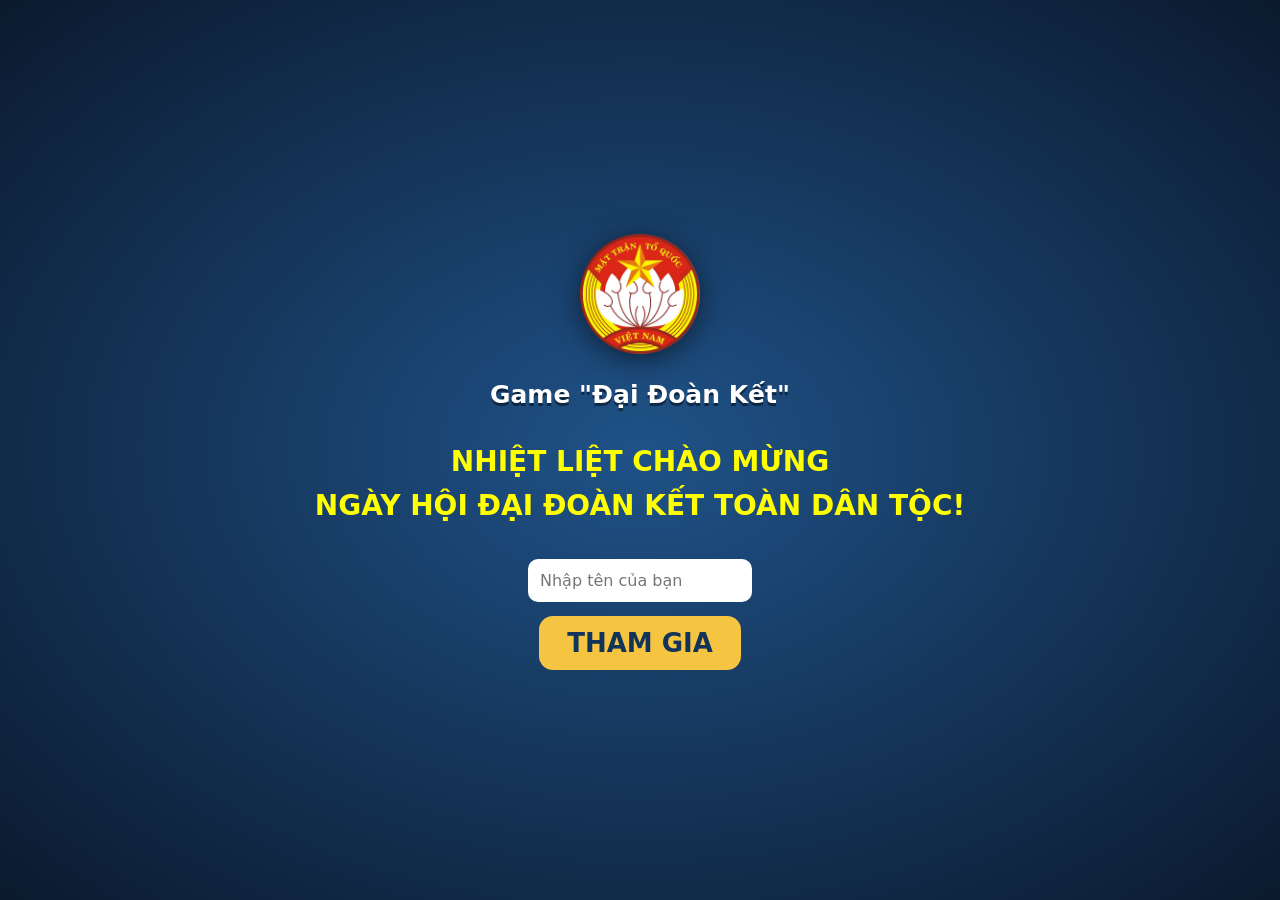
<file: index.html>
<!DOCTYPE html><html lang="vi"><head><meta charset="utf-8"><meta name="viewport" content="width=device-width,initial-scale=1">
<title>Đại đoàn kết</title><link rel="stylesheet" href="style.css">
<style>
  #join{text-align:center;padding:24px 16px}
  #join .logo{width:120px;height:120px;object-fit:contain;display:block;margin:4px auto 6px;
              filter:drop-shadow(0 6px 14px rgba(0,0,0,.5))}
  #join h1{margin:6px 0 8px;color:#fff;font-size:clamp(19px,3.4vw,25px);line-height:1.2}
  #join .slogan{color:#FFFF00;font-size:clamp(18px,4vw,28px);line-height:1.4;margin:10px 0 20px;font-weight:700}
  #join .slogan b{color:#FFFF00;display:block;font-size:inherit;margin-top:4px;letter-spacing:0;font-weight:700}
</style>
</head><body>
<div id="join" class="screen">
  <img class="logo" src="icon.png" alt="Logo" onerror="this.style.display='none'">
  <h1>Game "Đại Đoàn Kết"</h1>
  <p class="slogan">NHIỆT LIỆT CHÀO MỪNG<b>NGÀY HỘI ĐẠI ĐOÀN KẾT TOÀN DÂN TỘC!</b></p>
  <p id="jmsg" style="color:#FFFF00;margin:0 0 10px;display:none"></p>
  <input id="nm" maxlength="14" placeholder="Nhập tên của bạn">
  <button class="big" id="go">THAM GIA</button>
</div>
<div id="app" class="hide"><div id="wrap"><div id="board"><img id="car" src="car.svg" alt=""><button id="spin" disabled>QUAY!</button></div></div>
<div id="side"><div id="msg"></div><div id="score"></div></div></div>
<div id="ov" class="hide"><div id="card"></div></div>
<script src="https://cdn.ably.com/lib/ably.min-1.js"></script><script src="rt.js"></script>
<script src="config.js"></script><script src="questions.js"></script><script src="common.js"></script>
<script>
const Q=window.QUESTIONS;SRC=()=>S.mode=="all"?(S.pl&&S.pl[me]||null):S.turn;let me=localStorage.pid,quizOn=false,doneId=0,chain=Promise.resolve(),decks={};
function enter(){$("#join").classList.add("hide");$("#app").classList.remove("hide");fit();S={players:[],turn:null,dur:6000};loop();poll(onS)}
function showJoin(msg,keepName){const j=$("#jmsg");if(msg){j.textContent=msg;j.style.display="block"}
 try{localStorage.removeItem("pid");if(!keepName)localStorage.removeItem("pname")}catch(e){}
 me=null;$("#nm").value=keepName&&localStorage.pname||"";$("#join").classList.remove("hide");$("#app").classList.add("hide")}
$("#go").onclick=async()=>{const name=$("#nm").value.trim();if(!name)return alert("Vui lòng nhập tên");
 const r=await api("join",{name});if(r.err)return alert(r.err);
 me=r.me;try{localStorage.pid=me;localStorage.pname=name}catch(e){}
 if(r.rejoin)alert("👋 Chào mừng bạn quay lại! Đã khôi phục trạng thái của bạn.");enter()};
try{if(!me)$("#nm").value=localStorage.pname||""}catch(e){}
// ===== Mở lại trang: kiểm tra trạng thái trên server trước, tránh báo "bị xoá" nhầm =====
if(me){api("state",{}).then(r=>{
  if(r&&r.kicked&&r.kicked.indexOf(me)>=0){alert("⚠️ Bạn đã bị quản trò xoá khỏi phòng chơi.");showJoin("",false)}
  else if(r&&Array.isArray(r.players)&&r.now&&!r.players.some(p=>p.id==me))showJoin("Phòng đã được làm mới. Nhập tên để vào lại.",true);
  else enter()}).catch(()=>enter())}
$("#spin").onclick=async()=>{$("#spin").disabled=true;S=await api(S.mode=="all"?"spinme":"spin",{pid:me});onS()};
function onS(){
 // ===== Chỉ xử lý khi đã có dữ liệu THẬT từ server (S.now), không dựa vào S khởi tạo rỗng =====
 if(!S||!S.now||!Array.isArray(S.players))return;
 if(S.kicked&&S.kicked.indexOf(me)>=0){try{localStorage.removeItem("pid");localStorage.removeItem("pname")}catch(e){}alert("⚠️ Bạn đã bị quản trò xoá khỏi phòng chơi.");return location.reload()}
 if(!S.players.some(p=>p.id==me)){try{localStorage.removeItem("pid")}catch(e){}return location.reload()}
 renderScore();const t=S.turn,m=S.players.find(p=>p.id==me);
 const all=S.mode=="all",o=all&&S.pl&&S.pl[me];
 if(all){$("#spin").disabled=!(S.status=="playing"&&!o);
  $("#msg").textContent=S.status=="ended"?"🏆 Kết thúc! Điểm của bạn: "+m.score:!o?(S.status=="playing"?"🎯 Bấm vào vòng tròn giữa để QUAY":"Chờ ban tổ chức bắt đầu…"):
   !spinDone(S,o)?"🚗 Xe đang chạy…":o.n<S.per?"📝 Đang trả lời câu hỏi…":`Bạn đúng ${o.ok}/${S.per} câu. Chờ mọi người…`;
  if(o&&spinDone(S,o)&&o.n<S.per&&!quizOn&&doneId!=1)quiz({id:1,region:o.region,n:o.n,banner:1});return}
 const mine=t&&t.pid==me;$("#spin").disabled=!(mine&&t.phase=="ready"&&S.status=="playing");
 $("#msg").textContent=S.status=="ended"?"🏆 Kết thúc! Điểm của bạn: "+m.score:!t?(S.status=="playing"?"✅ Đã bắt đầu! Chờ ban tổ chức tạo lượt…":"Chờ ban tổ chức bắt đầu…"):
  mine&&t.phase=="ready"?"🎯 Đến lượt bạn! Bấm vào vòng tròn giữa để QUAY":
  mine&&t.phase=="done"?`Bạn đúng ${t.ok}/${S.per} câu. Chờ lượt kế…`:mine?"Xe đang chạy…":"Đang chơi: "+t.name;
 if(mine&&(t.phase=="spin"||t.phase=="quiz")&&spinDone(S)&&!quizOn&&doneId!=t.id)quiz(t)}
function quiz(t){quizOn=true;let n=t.n;const r=t.region,per=S.per;
 function ask(){
  if(n>=per){doneId=t.id;quizOn=false;chain=chain.then(()=>new Promise(r=>setTimeout(r,5000))).then(()=>api("next",{tid:t.id})).then(s=>{S=s;onS()}).catch(()=>{});return $("#ov").classList.add("hide")}
  if(!(decks[r]&&decks[r].length))decks[r]=shuf([...Q[r],...Q.chung]);
  const q=decks[r].pop(),o=shuf(q.a.map((x,i)=>({x,i})));
  $("#card").innerHTML=`<div class="hd" style="background:${COL[r]}">${NM[r]} · Câu ${n+1}/${per}</div><h2>${esc(q.q)}</h2><div id="opts">`+
   o.map((y,k)=>`<button class="opt" data-i="${y.i}">${"ABCD"[k]}. ${esc(y.x)}</button>`).join("")+"</div>";
  $("#ov").classList.remove("hide");
  if(S.mode!="all"){const qa=o.map(y=>y.x);RT.pub("q",{tid:t.id,pid:me,n:n,q:q.q,a:qa,c:o.findIndex(y=>y.i==q.c)});api("q",{pid:me,n:n,q:q.q,a0:qa[0]||"",a1:qa[1]||"",a2:qa[2]||"",a3:qa[3]||"",c:o.findIndex(y=>y.i==q.c)}).catch(()=>{})}
  const bs=[...document.querySelectorAll(".opt")];
  bs.forEach(b=>b.onclick=()=>{const good=+b.dataset.i==q.c;
   if(S.mode!="all")RT.pub("a",{tid:t.id,pid:me,n:n,pick:bs.indexOf(b)});
   bs.forEach(x=>{x.onclick=null;if(+x.dataset.i==q.c)x.classList.add("ok")});if(!good)b.classList.add("bad");
   chain=chain.then(()=>api("ans",{pid:me,ok:good?1:0,pick:bs.indexOf(b)})).then(s=>{S=s;onS()}).catch(()=>{});
   n++;setTimeout(ask,1300)})}
 if(t.banner){$("#card").innerHTML=`<div class="hd" style="background:${COL[r]}">Kết quả quay</div><img src="${r}.webp" alt="" style="display:block;margin:0 auto 8px;max-height:200px;max-width:100%" onerror="this.remove()"><h2>Bạn đã đến<br><span style="color:${COL[r]}">${NM[r]}</span> 🎉</h2>`;$("#ov").classList.remove("hide");setTimeout(ask,4500)}else ask()}
</script></body></html>
</file>
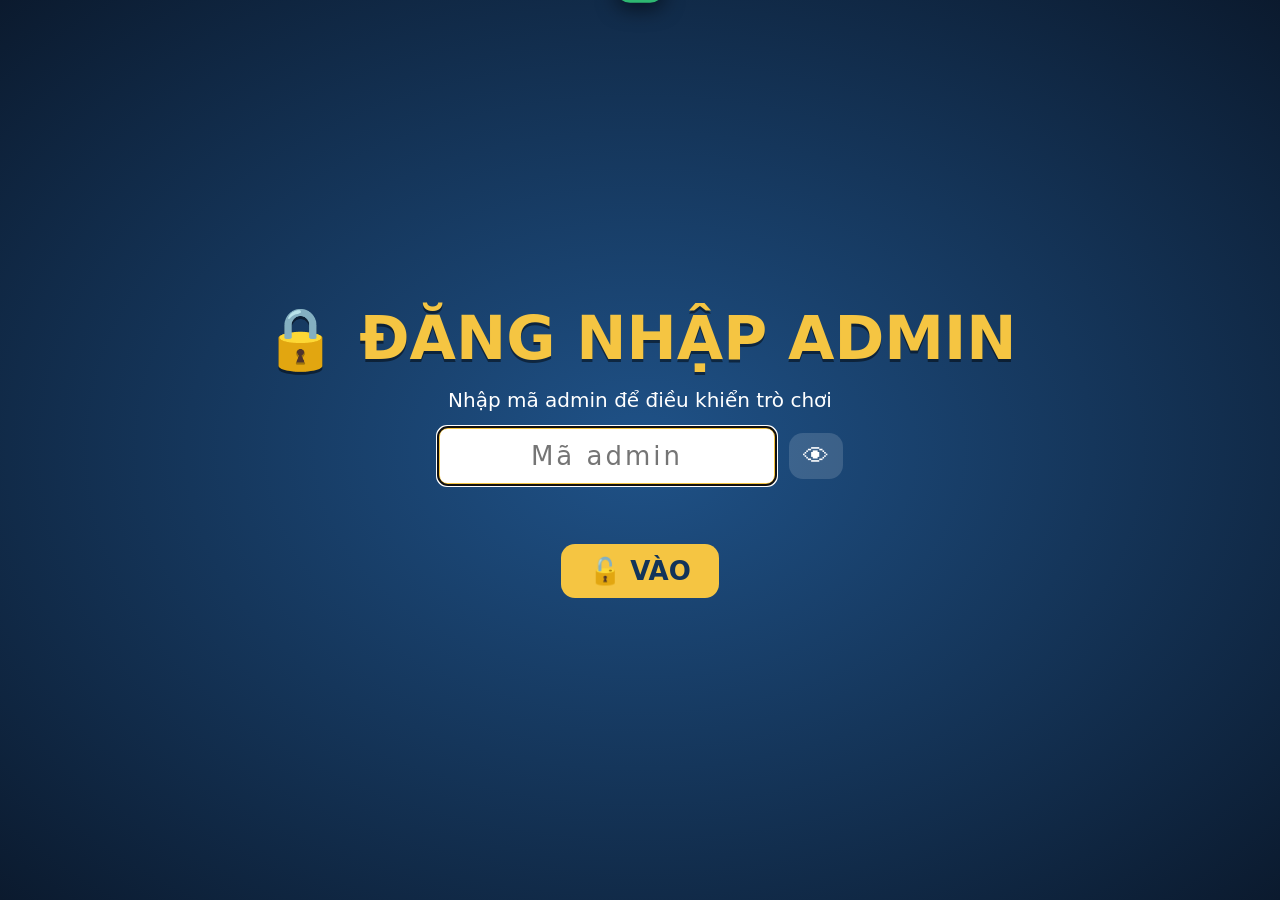
<file: admin.html>
<!DOCTYPE html><html lang="vi"><head><meta charset="utf-8"><meta name="viewport" content="width=device-width,initial-scale=1">
<title>Đại đoàn kết - Admin</title><link rel="stylesheet" href="style.css">
<style>
#start{width:min(560px,100%);font-size:clamp(24px,5vw,40px);padding:26px 20px;border-radius:22px;box-shadow:0 8px 0 #b8901e;transition:.2s}
#start:active{transform:translateY(6px);box-shadow:0 2px 0 #b8901e}
#start.busy{opacity:.7}
#start.done{background:#2eb872;color:#fff;box-shadow:0 8px 0 #1b7a4b;animation:pop .6s}
#start.end{background:#8a96a8;color:#fff;box-shadow:0 8px 0 #5d6776}
@keyframes pop{0%{transform:scale(.9)}50%{transform:scale(1.08)}100%{transform:scale(1)}}
#toast{position:fixed;top:14px;left:50%;transform:translate(-50%,-140%);background:#2eb872;color:#fff;font-weight:800;font-size:20px;padding:14px 24px;border-radius:14px;z-index:20;transition:.35s;box-shadow:0 6px 20px #0008;max-width:92vw}
#toast.show{transform:translate(-50%,0)}#toast.err{background:#e0453a}
#flash{position:fixed;inset:0;background:#2eb872;opacity:0;pointer-events:none;z-index:15}
#flash.go{animation:fl .8s}@keyframes fl{0%{opacity:.55}100%{opacity:0}}
select:disabled{opacity:.6}
#pw{width:min(340px,70vw);font-size:26px;text-align:center;letter-spacing:3px;border:3px solid #f5c542;background:#fff;color:#12345a}
#eye{background:#ffffff26;color:#fff;font-size:26px;padding:8px 14px}
#lerr{min-height:30px;font-weight:800;font-size:20px;color:#ff8a80}
#out{background:#ffffff26;color:#fff;font-size:16px;padding:8px 16px}
#plist{width:min(520px,100%)}
.pl{display:flex;justify-content:space-between;align-items:center;gap:8px;background:#ffffff1a;border-radius:12px;padding:6px 10px;margin:6px 0}
.pl .nm{font-size:20px;text-align:left}
.pl .meta{opacity:.85;font-size:14px}
.pl button{font-size:18px;padding:8px 14px;border-radius:12px}
.pl .empty{opacity:.7;font-size:18px;padding:8px}
</style></head><body style="overflow:auto">
<div id="toast"></div><div id="flash"></div>
<div id="login" class="screen"><h1>🔒 ĐĂNG NHẬP ADMIN</h1>
<div style="font-size:20px">Nhập mã admin để điều khiển trò chơi</div>
<div class="row"><input id="pw" type="password" placeholder="Mã admin" autocomplete="off"><button id="eye" title="Hiện/ẩn mã">👁</button></div>
<div id="lerr"></div><button class="big" id="lgo">🔓 VÀO</button></div>

<div id="panel" class="screen hide"><h1>⚙️ ĐIỀU KHIỂN</h1><button id="out">🚪 Đăng xuất</button>
<div class="row">Chế độ: <select id="mode"><option value="all">Tất cả cùng chơi 1 lần</option><option value="seq">Lần lượt từng người</option></select></div>
<label class="row"><input type="checkbox" id="auto" checked style="width:28px;height:28px"> Tự động chuyển lượt</label>
<button class="big" id="start">▶ BẮT ĐẦU TRÒ CHƠI</button>
<div class="row"><button class="big" id="turn">🎲 TẠO LƯỢT</button><button class="big" id="skip">⏭ BỎ LƯỢT</button><button class="big red" id="reset">🗑 XOÁ TẤT CẢ</button></div>
<div id="info" style="font-size:20px"></div>
<h2 style="margin:16px 0 6px;font-size:22px">👥 Danh sách người chơi</h2>
<div id="plist"></div>
<div id="score" style="width:min(520px,100%)"></div></div>

<script src="config.js"></script><script src="common.js"></script>
<script>
let K="";
function toast(m,bad){const t=$("#toast");t.textContent=m;t.className="show"+(bad?" err":"");clearTimeout(toast.h);toast.h=setTimeout(()=>t.className="",2800)}
async function act(a,x={}){try{const r=await api(a,{k:K,...x});S=r;if(r.err)toast(r.err,1);show();return r}catch(e){toast("Lỗi kết nối, thử lại",1)}}

$("#start").onclick=async()=>{const b=$("#start");
 if(S&&S.status=="playing")return toast("Trò chơi đã bắt đầu rồi");
 if(S&&S.status=="ended")return toast("Đã kết thúc — bấm Xoá tất cả để chơi lại",1);
 b.className="big busy";b.textContent="⏳ Đang gửi…";
 const r=await act("start",{auto:$("#auto").checked?1:0,mode:$("#mode").value});
 if(r&&!r.err&&r.status=="playing"){$("#flash").className="";void $("#flash").offsetWidth;$("#flash").className="go";toast("🎉 Đã bắt đầu! "+(S.mode=="all"?"Mọi người bấm QUAY trên điện thoại":S.auto?"Lượt đầu tiên đã được tạo":"Bấm TẠO LƯỢT để chọn người chơi"))}else show()};
$("#turn").onclick=async()=>{const r=await act("turn");if(r&&!r.err&&r.turn&&r.turn.phase=="ready")toast("🎲 Đã tạo lượt cho "+r.turn.name);else if(r&&!r.err&&r.status=="ended")toast("🏁 Đã hết các vòng — trò chơi kết thúc")};
$("#mode").onchange=()=>show();
$("#skip").onclick=async()=>{const r=await act("skip");if(r&&!r.err)toast("⏭ Đã bỏ lượt")};
$("#reset").onclick=async()=>{if(confirm("Xoá toàn bộ người chơi và điểm?")){const r=await act("reset");if(r&&!r.err)toast("🗑 Đã xoá tất cả")}};

// ===== Danh sách người chơi (hiện cả khi chưa bắt đầu) =====
function renderPlayers(){
  const box=$("#plist");if(!box)return;
  const L=(S&&S.players)||[];
  if(!L.length){box.innerHTML=`<div class="pl empty">Chưa có người chơi nào tham gia</div>`;return}
  const turnPid=(S&&S.turn)?String(S.turn.pid):"";
  box.innerHTML=L.map(p=>{
    const me=(S&&S.pl&&S.pl[p.id])?S.pl[p.id]:null;
    const isTurn=String(p.id)===turnPid;
    const prog=me?` · câu ${me.n}/${S.per}`:"";
    return `<div class="pl">
      <span class="nm">${esc(p.name)}${isTurn?' <span style="color:#f5c542">← đang chơi</span>':''}<br>
        <span class="meta">${p.score} điểm · ${p.turns} lượt${prog}</span>
      </span>
      <button class="big red" data-kick="${esc(p.id)}" title="Xoá người chơi này">❌ Xoá</button>
    </div>`;
  }).join("");
}
$("#plist").addEventListener("click",async e=>{
  const btn=e.target.closest("[data-kick]");if(!btn)return;
  const id=btn.getAttribute("data-kick");
  const p=(S&&S.players)?S.players.find(x=>String(x.id)===String(id)):null;
  const name=p?p.name:id;
  if(!confirm(`Xoá người chơi "${name}" khỏi danh sách?\nThiết bị của người này sẽ tự thoát ngay.`))return;
  btn.disabled=true;
  const r=await act("kick",{pid:id});
  if(r&&!r.err)toast(`🗑 Đã xoá "${name}"`);else btn.disabled=false;
});

function show(){
  renderPlayers();
  if(!S||!S.players)return;
  renderScore();
  const t=S.turn,b=$("#start");
  if(S.status=="playing"){b.className="big done";b.textContent="✅ ĐÃ BẮT ĐẦU";$("#auto").checked=!!S.auto;$("#auto").disabled=true}
  else if(S.status=="ended"){b.className="big end";b.textContent="🏁 ĐÃ KẾT THÚC";$("#auto").disabled=true}
  else{b.className="big";b.textContent="▶ BẮT ĐẦU TRÒ CHƠI";$("#auto").disabled=false}
  const all=S.status=="lobby"?$("#mode").value=="all":S.mode=="all";
  if(S.status!="lobby")$("#mode").value=S.mode||"seq";$("#mode").disabled=S.status!="lobby";
  $("#turn").style.display=all?"none":"";$("#auto").parentNode.style.display=all?"none":"";
  $("#skip").textContent=all?"🏁 KẾT THÚC NGAY":"⏭ BỎ LƯỢT";
  const sp=S.players.filter(p=>S.pl&&S.pl[p.id]).length,dn=S.players.filter(p=>S.pl&&S.pl[p.id]&&S.pl[p.id].n>=S.per).length;
  $("#info").innerHTML=`Trạng thái: <b>${S.status=="playing"?"đang chơi":S.status=="ended"?"đã kết thúc":"chờ bắt đầu"}</b> · Người chơi: ${S.players.length}<br>`+(all?(S.status=="lobby"?"Tất cả cùng chơi":`Tất cả cùng chơi · đã quay ${sp}/${S.players.length} · đã xong ${dn}/${S.players.length}`):t?`Lượt #${t.id}: <b>${esc(t.name)}</b> (${t.phase}) · câu ${t.n}/${S.per} · đúng ${t.ok}`:"Chưa có lượt — bấm TẠO LƯỢT")}

async function login(key){const b=$("#lgo"),e=$("#lerr");e.textContent="";b.disabled=true;b.textContent="⏳ Đang kiểm tra…";
 try{const r=await api("auth",{k:key});
  if(r.err){e.textContent="❌ "+r.err+" — nhập lại nhé";$("#pw").select();return}
  K=key;sessionStorage.k=key;$("#login").classList.add("hide");$("#panel").classList.remove("hide");
  S=r;show();poll(show,2000)}
 catch(x){e.textContent="⚠️ Không kết nối được máy chủ (kiểm tra config.js / mạng)"}
 finally{b.disabled=false;b.textContent="🔓 VÀO"}}
$("#lgo").onclick=()=>login($("#pw").value);
$("#pw").onkeydown=e=>{if(e.key=="Enter")login($("#pw").value)};
$("#eye").onclick=()=>{const p=$("#pw");p.type=p.type=="password"?"text":"password"};
$("#out").onclick=()=>{sessionStorage.removeItem("k");location.reload()};
if(sessionStorage.k)login(sessionStorage.k);else $("#pw").focus();
</script></body></html>
</file>
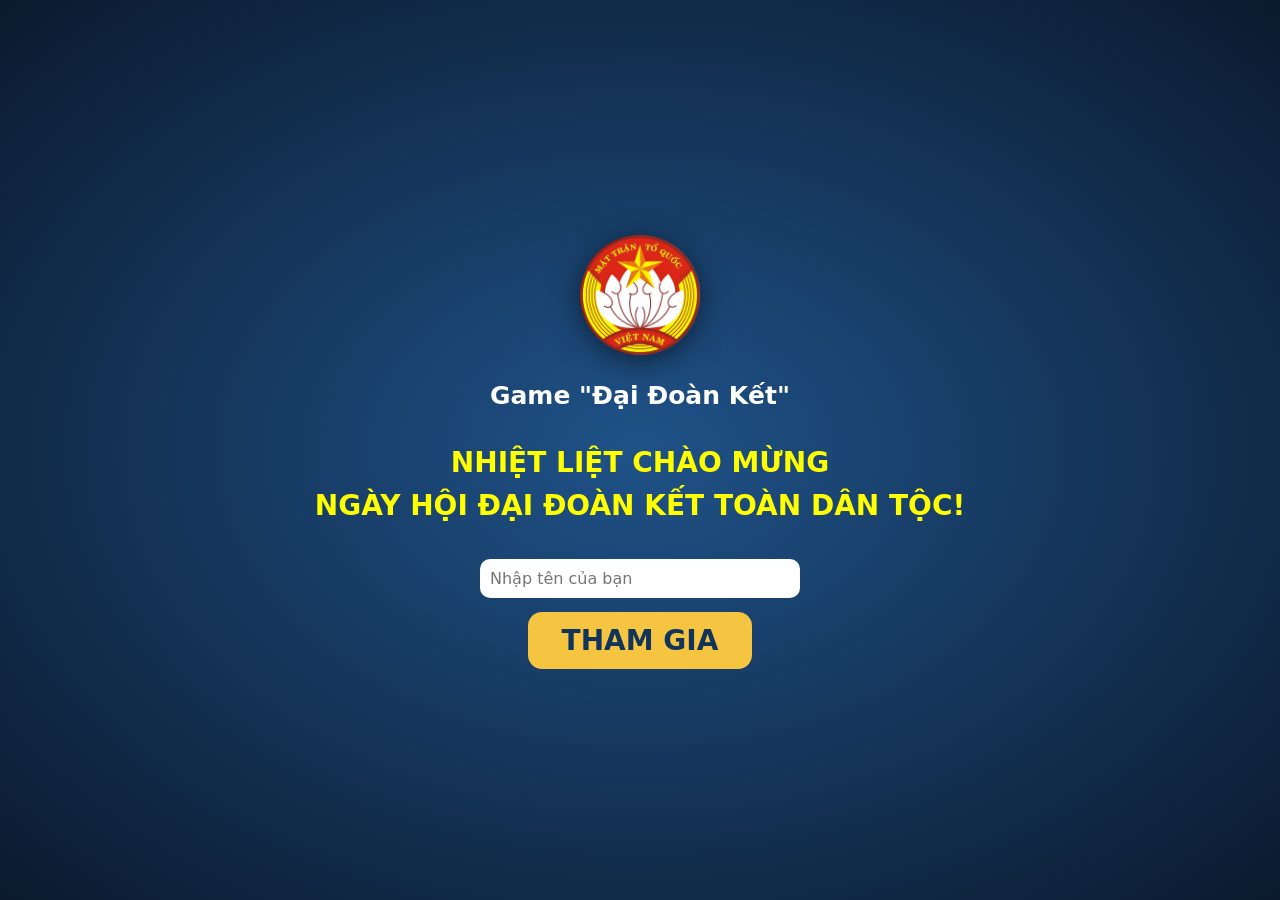
<file: solo.html>
<!DOCTYPE html>
<html lang="vi">
<head>
<meta charset="utf-8">
<meta name="viewport" content="width=device-width,initial-scale=1">
<title>Game "Đại Đoàn Kết" — Solo</title>
<style>
  *{box-sizing:border-box}
  html,body{height:100%}
  body{margin:0;height:100vh;height:100dvh;background:radial-gradient(#1f5288,#0b1a2e);
       color:#fff;font-family:system-ui,"Segoe UI",sans-serif;overflow:hidden}
  .hide{display:none!important}
  .screen{height:100%;display:flex;flex-direction:column;align-items:center;justify-content:center;
          gap:14px;padding:16px;text-align:center;overflow:auto}
  button{font:inherit;cursor:pointer;border:0;border-radius:14px}
  input{font:inherit;padding:10px;border-radius:10px;border:0;width:min(320px,100%)}
  .big{background:#f5c542;color:#12345a;font-weight:800;
       font-size:clamp(18px,3vw,28px);padding:12px 34px}

  /* ----- Trang chào (giống index.html) ----- */
  #join{text-align:center;padding:24px 16px}
  #join .logo{width:120px;height:120px;object-fit:contain;display:block;margin:4px auto 6px;
              filter:drop-shadow(0 6px 14px rgba(0,0,0,.5))}
  #join h1{margin:6px 0 8px;color:#fff;font-size:clamp(19px,3.4vw,25px);line-height:1.2}
  #join .slogan{color:#FFFF00;font-size:clamp(18px,4vw,28px);line-height:1.4;
                margin:10px 0 20px;font-weight:700}
  #join .slogan b{color:#FFFF00;display:block;font-size:inherit;margin-top:4px;
                  letter-spacing:0;font-weight:700}

  /* ----- Layout bàn chơi ----- */
  #app{height:100%;display:flex}
  #wrap{flex:1;min-width:0;min-height:0;display:grid;place-items:center;padding:8px}
  #board{position:relative;background:url(nen.webp) center/contain no-repeat}
  #car{position:absolute;width:20%;transform:translate(-50%,-50%);
       filter:drop-shadow(0 3px 4px #000a)}
  #spin{position:absolute;left:50%;top:50%;width:19%;aspect-ratio:1;
        transform:translate(-50%,-50%);border-radius:50%;background:#fff;color:#12345a;
        font-weight:900;font-size:calc(var(--s,600px)*.035);animation:pulse 1.4s infinite}
  #spin:disabled{animation:none;opacity:.6;cursor:not-allowed}
  @keyframes pulse{50%{box-shadow:0 0 0 14px #f5c54266}}

  /* ----- Cột bên phải ----- */
  #side{width:28%;min-width:240px;padding:12px;display:flex;flex-direction:column;
        gap:10px;overflow:auto}
  #msg{font-size:clamp(16px,2vw,24px);font-weight:800;color:#f5c542;line-height:1.35}
  #score{display:grid;gap:6px}
  #score .p{display:flex;justify-content:space-between;gap:8px;padding:8px 12px;
            border-radius:10px;background:#ffffff1f;font-size:clamp(14px,1.8vw,22px)}
  #score .p.on{background:#f5c542;color:#12345a;font-weight:800}

  /* ----- Overlay câu hỏi ----- */
  #ov{position:fixed;inset:0;background:#000b;display:grid;place-items:center;
      padding:12px;z-index:9}
  #card{width:min(94vw,900px);max-height:96vh;overflow:auto;background:#fff;color:#12345a;
        border-radius:20px;text-align:center;padding-bottom:16px}
  #card .hd{color:#fff;font-weight:800;padding:10px;font-size:clamp(16px,2.4vw,26px)}
  #card h2{margin:16px;font-size:clamp(20px,3.4vw,38px)}
  #opts{display:grid;gap:10px;padding:0 16px}
  @media(min-width:700px){#opts{grid-template-columns:1fr 1fr}}
  .opt{background:#e8f0f9;color:#12345a;font-size:clamp(16px,2.6vw,30px);
       padding:14px;text-align:left}
  .opt.ok{background:#2eb872;color:#fff}
  .opt.bad{background:#e0453a;color:#fff}

  @media(orientation:portrait){
    #app{flex-direction:column}
    #side{width:100%;min-width:0;max-height:34%}
  }
</style>
</head>
<body>

<!-- Trang chào: giống index.html -->
<div id="join" class="screen">
  <img class="logo" src="icon.png" alt="Logo" onerror="this.style.display='none'">
  <h1>Game "Đại Đoàn Kết"</h1>
  <p class="slogan">NHIỆT LIỆT CHÀO MỪNG<b>NGÀY HỘI ĐẠI ĐOÀN KẾT TOÀN DÂN TỘC!</b></p>
  <input id="nm" maxlength="14" placeholder="Nhập tên của bạn">
  <button class="big" id="go">THAM GIA</button>
</div>

<!-- Màn chơi: cùng cấu trúc với index.html -->
<div id="app" class="hide">
  <div id="wrap">
    <div id="board">
      <img id="car" src="car.svg" alt="">
      <button id="spin" disabled>QUAY!</button>
    </div>
  </div>
  <div id="side">
    <div id="msg"></div>
    <div id="score"></div>
  </div>
</div>

<div id="ov" class="hide"><div id="card"></div></div>

<!-- Chỉ cần questions.js; không cần config.js/common.js/server -->
<script src="questions.js"></script>
<script>
/* ============================================================
   SOLO "ĐẠI ĐOÀN KẾT"
   - 1 người chơi
   - Logic & giao diện bám sát index.html (chế độ "all")
   - Tự mô phỏng server: tự quay, tự chọn vùng, tự tính điểm
   ============================================================ */
const $  = s => document.querySelector(s);
const Q  = window.QUESTIONS || {};
const NM  = { bac: "MIỀN BẮC", trung: "MIỀN TRUNG", nam: "MIỀN NAM" };
const COL = { bac: "#e0679a",  trung: "#e8872a",     nam: "#2d8fd0" };
const PER = (window.CONFIG && (window.CONFIG.per || window.CONFIG.perTurn)) || 10;

const esc  = s => String(s).replace(/[&<>"]/g,
  c => ({"&":"&amp;","<":"&lt;",">":"&gt;",'"':"&quot;"}[c]));
const shuf = a => { a = a.slice();
  for (let i = a.length - 1; i > 0; i--) {
    const j = Math.random() * (i + 1) | 0;
    [a[i], a[j]] = [a[j], a[i]];
  }
  return a;
};

/* ---------- State ---------- */
const me = "solo";
let S = {
  mode: "all",                 // như index.html
  per: PER,
  status: "playing",
  players: [],
  pl: {}                       // pl[me] = { region, n, ok, done, spinId }
};
let quizOn = false;            // đang trong màn hỏi đáp
let doneId = 0;                // chống gọi quiz lặp lại cho 1 lượt
let decks  = {};               // bộ câu hỏi theo vùng
let busy   = false;            // đang quay
let ang    = 0;                // góc hiện tại của xe
let spinId = 0;                // id tăng dần cho mỗi lần quay

/* ---------- Vào game ---------- */
$("#go").onclick = () => {
  const name = $("#nm").value.trim() || "Bạn";
  S.players = [{ id: me, name, score: 0 }];
  enter();
};

function enter() {
  $("#join").classList.add("hide");
  $("#app").classList.remove("hide");
  fit();
  place(ang);
  onS();
}

/* ---------- Co giãn bàn ---------- */
function fit() {
  const w = $("#wrap").getBoundingClientRect();
  const s = Math.max(120, Math.min(w.width, w.height) - 16);
  const b = $("#board");
  b.style.width = b.style.height = s + "px";
  b.style.setProperty("--s", s + "px");
}
addEventListener("resize", fit);

/* Đặt xe theo góc (0 = đỉnh) */
function place(a) {
  const r = 46.5, t = a * Math.PI / 180;
  const car = $("#car");
  car.style.left = (50 + r * Math.sin(t)) + "%";
  car.style.top  = (50 - r * Math.cos(t)) + "%";
  car.style.transform = `translate(-50%,-50%) rotate(${a}deg)`;
}

/* ---------- Render ---------- */
function renderScore() {
  $("#score").innerHTML = S.players.map(p =>
    `<div class="p on"><span>${esc(p.name)}</span><b>${p.score}</b></div>`
  ).join("");
}

function onS() {
  renderScore();
  const o = S.pl[me];

  // Thông điệp — giống hệt index.html
  if (S.status === "ended") {
    $("#msg").textContent = "🏆 Kết thúc! Điểm của bạn: " + S.players[0].score;
  } else if (!o) {
    $("#msg").textContent = "🎯 Bấm vào vòng tròn giữa để QUAY";
  } else if (!o.done) {
    $("#msg").textContent = "🚗 Xe đang chạy…";
  } else if (o.n < S.per) {
    $("#msg").textContent = "📝 Đang trả lời câu hỏi…";
  } else {
    $("#msg").textContent = `Bạn đúng ${o.ok}/${S.per} câu. Bấm QUAY để tiếp tục…`;
  }

  // Nút QUAY bật khi: chưa có lượt dở và không đang quay
  $("#spin").disabled = !(S.status === "playing" && !o) || busy;

  // Vào phần hỏi đáp khi xe đã dừng (giống index: spinDone + chưa hỏi)
  if (o && o.done && o.n < S.per && !quizOn && doneId !== o.spinId) {
    quiz({ id: o.spinId, region: o.region, n: o.n, banner: o.n === 0 });
  }
}

/* ---------- Quay ---------- */
$("#spin").onclick = () => {
  if (busy || S.pl[me] || S.status !== "playing") return;

  busy = true;
  $("#spin").disabled = true;

  // Chọn vùng ngẫu nhiên (mô phỏng server "spinme" trong chế độ all)
  const regions = ["bac", "trung", "nam"];
  const region  = regions[Math.random() * 3 | 0];
  const target  = regionAngle(region);

  spinId++;
  S.pl[me] = { region, n: 0, ok: 0, done: false, spinId };

  // Animation 6s ease-out cubic (giống index)
  const a0    = ang;
  const delta = ((target - a0) % 360 + 360) % 360 + 360 * (4 + (Math.random() * 3 | 0));
  const T     = 6000;
  const t0    = performance.now();

  (function frame(now) {
    const t = Math.min(1, (now - t0) / T);
    ang = a0 + delta * (1 - Math.pow(1 - t, 3));
    place(ang);
    if (t < 1) {
      requestAnimationFrame(frame);
    } else {
      ang = ((ang % 360) + 360) % 360;
      busy = false;
      S.pl[me].done = true;     // đánh dấu xe đã dừng
      onS();                    // → sẽ kích hoạt quiz()
    }
  })(t0);

  onS();
};

/* Trả về góc đích cho vùng (khớp cách chia 3 cung của bàn) */
function regionAngle(region) {
  if (region === "bac")   return ((Math.random() * 40 - 20) + 360) % 360;  // quanh 0
  if (region === "trung") return 120 + (Math.random() * 40 - 20);          // quanh 120
  return 240 + (Math.random() * 40 - 20);                                  // quanh 240
}

/* ---------- Hỏi đáp — bám sát index.html ---------- */
function quiz(t) {
  quizOn = true;
  let n = t.n;
  const r = t.region, per = S.per;

  function ask() {
    // Hết số câu cho lượt này → đóng overlay, xoá tiến trình, mở khoá QUAY
    if (n >= per) {
      doneId = t.id;
      quizOn = false;
      $("#ov").classList.add("hide");
      setTimeout(() => { delete S.pl[me]; onS(); }, 400);
      return;
    }

    // Bộ câu hỏi theo vùng + câu chung (như index: [...Q[r],...Q.chung])
    if (!(decks[r] && decks[r].length)) {
      decks[r] = shuf([...(Q[r] || []), ...(Q.chung || [])]);
    }
    const q    = decks[r].pop();
    const opts = shuf(q.a.map((x, i) => ({ x, i })));

    $("#card").innerHTML =
      `<div class="hd" style="background:${COL[r]}">${NM[r]} · Câu ${n + 1}/${per}</div>` +
      `<h2>${esc(q.q)}</h2>` +
      `<div id="opts">` +
        opts.map((y, k) =>
          `<button class="opt" data-i="${y.i}">${"ABCD"[k]}. ${esc(y.x)}</button>`
        ).join("") +
      `</div>`;
    $("#ov").classList.remove("hide");

    const bs = [...document.querySelectorAll(".opt")];
    bs.forEach(b => b.onclick = () => {
      const good = +b.dataset.i === q.c;
      bs.forEach(x => {
        x.onclick = null;
        if (+x.dataset.i === q.c) x.classList.add("ok");
      });
      if (!good) b.classList.add("bad");

      n++;
      if (good) S.players[0].score++;
      const cur = S.pl[me];
      if (cur) {
        if (good) cur.ok++;
        cur.n = n;
      }
      renderScore();

      setTimeout(ask, 1300);
    });
  }

  // Banner kết quả quay — như index.html (banner:1 cho câu đầu của lượt)
  if (t.banner) {
    $("#card").innerHTML =
      `<div class="hd" style="background:${COL[r]}">Kết quả quay</div>` +
      `<img src="${r}.webp" alt=""
            style="display:block;margin:0 auto 8px;max-height:200px;max-width:100%"
            onerror="this.remove()">` +
      `<h2>Bạn đã đến<br><span style="color:${COL[r]}">${NM[r]}</span> 🎉</h2>`;
    $("#ov").classList.remove("hide");
    setTimeout(ask, 4500);
  } else {
    ask();
  }
}
</script>
</body>
</html>
</file>
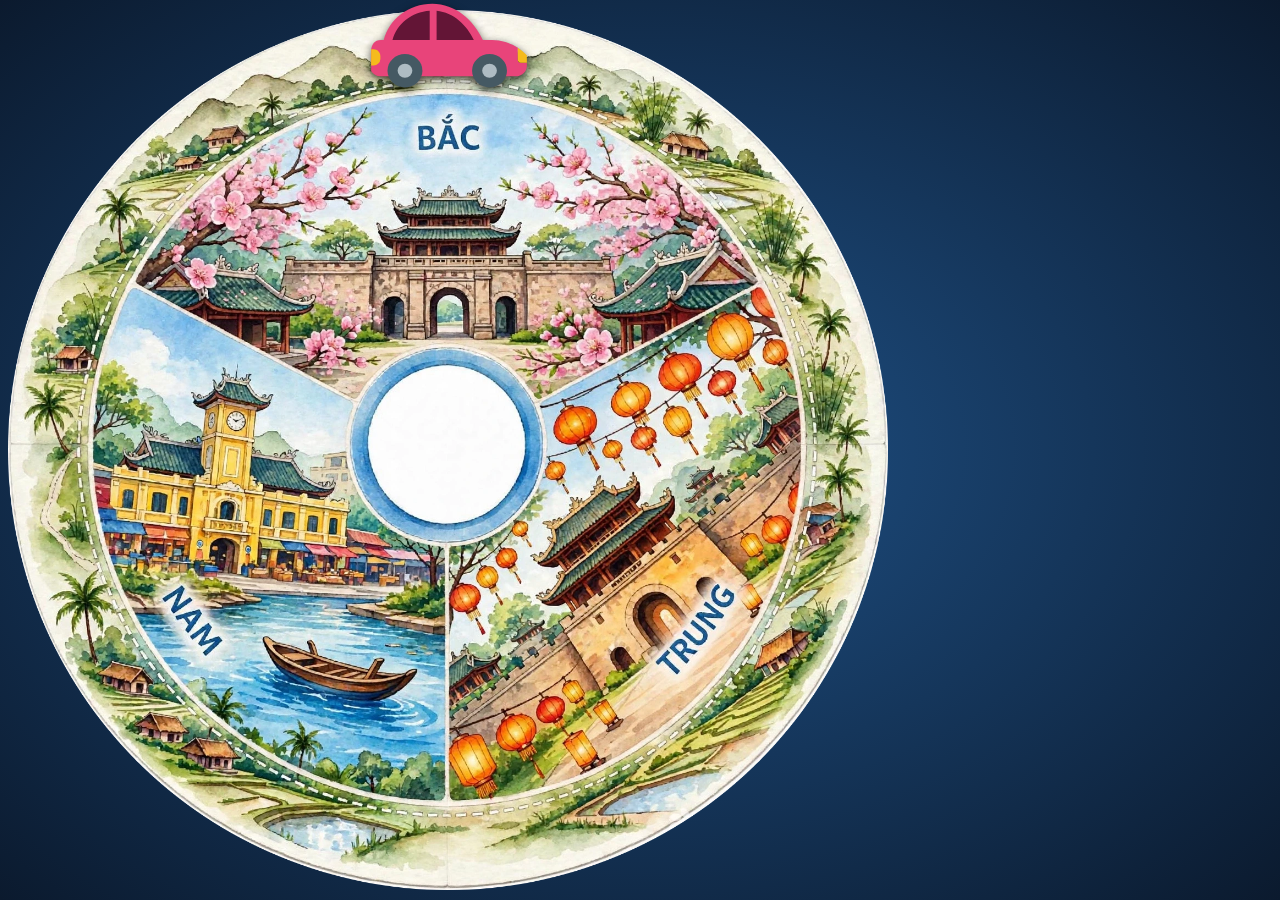
<file: tv.html>
<!DOCTYPE html><html lang="vi"><head><meta charset="utf-8"><meta name="viewport" content="width=device-width,initial-scale=1">
<title>Đại đoàn kết - TV</title><link rel="stylesheet" href="style.css">
<style>
  #welcome{
    position:fixed;inset:0;z-index:20;
    display:none;flex-direction:column;align-items:center;justify-content:center;
    text-align:center;padding:24px;gap:10px;
    background:radial-gradient(circle at 50% 30%, #8a1111 0%, #4a0808 55%, #1a0303 100%);
  }
  #welcome img{width:clamp(120px,18vh,220px);height:clamp(120px,18vh,220px);
               object-fit:contain;filter:drop-shadow(0 8px 22px rgba(0,0,0,.6))}
  #welcome h1{margin:6px 0 0;color:#fff;
              font-size:clamp(22px,3.8vw,44px);
              text-shadow:0 2px 10px rgba(0,0,0,.65);letter-spacing:1px}
  #welcome .slogan{margin:6px 0 4px;color:#FFFF00;font-weight:700;
                   font-size:clamp(17px,3vw,36px);line-height:1.4}
  #welcome .slogan b{display:block;color:#FFFF00;font-size:inherit;margin-top:4px;
                     text-shadow:0 2px 8px rgba(0,0,0,.6)}
  #welcome #wj{margin-top:14px;color:#fff;
               font-size:clamp(14px,1.5vw,22px);line-height:1.6}
  #welcome #wj .url{color:#f5c542;word-break:break-all;font-weight:700}
  #welcome #wj .cnt{display:inline-block;min-width:2ch;color:#7CFC9B;font-weight:800}
  #qbox{position:fixed;inset:0;z-index:15;display:none;flex-direction:column;justify-content:center;
        gap:3vh;padding:4vh 5vw;background:radial-gradient(circle at 50% 20%,#8a1111 0%,#4a0808 60%,#1a0303 100%);color:#fff}
  #qbox .qh{color:#f5c542;font-weight:800;font-size:clamp(16px,2.4vw,32px)}
  #qbox .qt{font-weight:800;line-height:1.35;font-size:clamp(22px,4vw,54px);text-shadow:0 2px 10px rgba(0,0,0,.6)}
  #qbox .qa{display:grid;grid-template-columns:1fr 1fr;gap:2vh 2vw}
  #qbox .a{display:flex;align-items:center;gap:14px;background:rgba(255,255,255,.12);border:3px solid rgba(255,255,255,.35);
           border-radius:18px;padding:2vh 1.6vw;font-weight:700;font-size:clamp(18px,3vw,40px);line-height:1.3}
  #qbox .a b{flex:none;display:inline-flex;align-items:center;justify-content:center;width:1.7em;height:1.7em;
             border-radius:50%;background:#f5c542;color:#4a0808}
  #qbox .a.bad{background:#c0392b;border-color:#ff9c92}
  #qbox .a.ok{background:#1f9d55;border-color:#7CFC9B}
  @media(max-width:700px){#qbox .qa{grid-template-columns:1fr}}
</style>
</head><body>
<div id="welcome">
  <img src="icon.png" alt="Logo" onerror="this.style.display='none'">
  <h1>Game "Đại Đoàn Kết"</h1>
  <p class="slogan">NHIỆT LIỆT CHÀO MỪNG<b>NGÀY HỘI ĐẠI ĐOÀN KẾT TOÀN DÂN TỘC!</b></p>
  <div id="wj"></div>
</div>

<div id="qbox"></div>

<div id="app"><div id="wrap"><div id="board"><img id="car" src="car.svg" alt=""></div></div>
<div id="side"><h2 id="head"></h2><div id="info"></div><div id="score"></div></div></div>
<script src="https://cdn.ably.com/lib/ably.min-1.js"></script><script src="rt.js"></script>
<script src="config.js"></script><script src="common.js"></script>
<script>
S={players:[],turn:null,dur:6000};fit();
/* Xe chạy liên tục ngay khi có người chơi vào (chỉ dừng khi chưa có ai), không phụ thuộc dữ liệu quay từ server */
let ang=0,last=performance.now();const SPEED=90;/* độ/giây: 1 vòng ~4 giây */
(function f(now){const dt=(now-last)/1000;last=now;
 if(S&&S.players&&S.players.length>0)ang=(ang+SPEED*dt)%360;
 const t=ang*Math.PI/180,c=$("#car");
 c.style.left=50+46.5*Math.sin(t)+"%";c.style.top=50-46.5*Math.cos(t)+"%";
 c.style.transform=`translate(-50%,-50%) rotate(${ang}deg)`;requestAnimationFrame(f)})(last);

/* Danh sách chung: người chơi nhóm theo vùng đã quay được (dùng cho cả 2 chế độ) */
function listHTML(){
  const g={bac:[],trung:[],nam:[]},N=S.players.length;let sp=0,dn=0;
  S.players.forEach(p=>{const o=S.pl&&S.pl[p.id];if(!o||!g[o.region])return;sp++;if(o.n>=S.per)dn++;if(spinDone(S,o))g[o.region].push(p.name)});
  return Object.keys(g).map(r=>g[r].length?`<div style="color:${COL[r]}"><b>${NM[r]}</b>: <span style="color:#fff">${g[r].map(esc).join(", ")}</span></div>`:"").join("")+
    `<div style="margin-top:6px">Đã chơi: ${dn}/${N}</div>`;
}
const joinURL=location.href.replace(/tv\.html.*/,"");
let live=null; /* câu hỏi nhận trực tiếp qua Ably */
RT.sub("q",d=>{live=d});
RT.sub("a",d=>{if(live&&live.tid===d.tid&&live.n===d.n){live.done=1;live.pick=d.pick}});
poll(()=>{},700);
setInterval(()=>{
  if(!S.status)return;renderScore();
  const t=S.turn,h=$("#head"),i=$("#info"),w=$("#welcome");

  /* ===== LOBBY: hiện màn hình chào mừng với logo + khẩu hiệu ===== */
  if(S.status=="lobby"){
    w.style.display="flex";
    $("#wj").innerHTML=`Mở trên điện thoại:<br><span class="url">${esc(joinURL)}</span>`+
                       `<br>Đã vào: <span class="cnt">${S.players.length}</span>`;
    return;
  }
  /* Đã bắt đầu → ẩn màn hình chào mừng */
  if(w.style.display!="none")w.style.display="none";

  if(S.status=="ended"){h.textContent="🏆 KẾT QUẢ";i.textContent="Chào mừng tham gia trò chơi Đại Đoàn Kết!!";return}
  if(S.mode=="all"){
    const g={bac:[],trung:[],nam:[]},N=S.players.length;let sp=0,dn=0;
    S.players.forEach(p=>{const o=S.pl&&S.pl[p.id];if(!o)return;sp++;if(o.n>=S.per)dn++;if(spinDone(S,o))g[o.region].push(p.name)});
    h.textContent=!t?"🎉 Đã bắt đầu!":!spinDone(S)?"🚗 "+t.name+" đang quay…":"🎯 "+t.name+" đến "+NM[t.region];
    i.innerHTML=(!sp?"Mọi người bấm QUAY trên điện thoại":"")+Object.keys(g).map(r=>g[r].length?`<div style="color:${COL[r]}"><b>${NM[r]}</b>: <span style="color:#fff">${g[r].map(esc).join(", ")}</span></div>`:"").join("")+`<div style="margin-top:6px">Đã quay: ${sp}/${N} · Đã xong: ${dn}/${N}</div>`;return}
  const qb=$("#qbox");qb.style.display="none";
  if(S.status=="playing"&&!t){h.textContent="🎉 Đã bắt đầu!";i.innerHTML="Chuẩn bị lượt kế tiếp…"+listHTML();return}
  h.textContent=t.phase=="done"?"🏁 Kết thúc lượt: "+t.name:"Lượt: "+t.name;
  if(t.phase=="ready")i.innerHTML="Chuẩn bị quay…"+listHTML();
  else if(!spinDone(S))i.textContent="🚗 Xe đang chạy…";
  else if(t.phase=="done")i.innerHTML=`${esc(t.name)} đúng <b>${t.ok}/${S.per}</b> câu`+listHTML();
  else i.innerHTML=`<span style="color:${COL[t.region]};font-size:1.5em">${NM[t.region]}</span><br>Câu ${Math.min(t.n+1,S.per)}/${S.per} · đúng ${t.ok}`;
  /* Lần lượt từng người: hiện câu hỏi + đáp án của người đang chơi (điện thoại gửi lên qua action "q") */
  let q=t.q;
  if(live&&live.tid===t.id&&(!q||live.n>=q.n)){q=Object.assign({},live);if(t.q&&t.q.n===q.n&&t.q.done){q.done=1;q.pick=t.q.pick}}
  if(spinDone(S)&&t.phase!="ready"&&t.phase!="done"&&q&&q.q){
    const done=!!q.done,L="ABCD";
    qb.innerHTML=`<div class="qh">${esc(t.name)} · ${NM[t.region]||""} · Câu ${Math.min(q.n+1,S.per)}/${S.per} · đúng ${t.ok}</div>`+
      `<div class="qt">${esc(q.q)}</div><div class="qa">`+
      (q.a||[]).map((o,k)=>`<div class="a${done&&k==q.c?" ok":""}${done&&k==q.pick&&k!=q.c?" bad":""}"><b>${L[k]}</b><span>${esc(o)}</span></div>`).join("")+`</div>`;
    qb.style.display="flex";
  }
},250);
</script></body></html>
</file>
<file: style.css>
*{box-sizing:border-box}
body{margin:0;height:100vh;height:100dvh;background:radial-gradient(#1f5288,#0b1a2e);color:#fff;font-family:system-ui,"Segoe UI",sans-serif;overflow:hidden}
.hide{display:none!important}
button{font:inherit;cursor:pointer;border:0;border-radius:14px}
input,select{font:inherit;padding:12px;border-radius:10px;border:0;max-width:100%}
h1{margin:0;font-size:clamp(30px,6vw,60px);color:#f5c542;text-shadow:0 3px 0 #0007}
.big{background:#f5c542;color:#12345a;font-weight:800;font-size:clamp(18px,3vw,26px);padding:12px 28px}
.big.red{background:#e0453a;color:#fff}
.screen{min-height:100%;display:flex;flex-direction:column;align-items:center;justify-content:center;gap:14px;padding:16px;text-align:center}
.row{display:flex;flex-wrap:wrap;justify-content:center;align-items:center;gap:12px;font-size:20px}
#app{height:100%;display:flex}
#wrap{flex:1;min-width:0;min-height:0;display:grid;place-items:center;padding:8px}
#board{position:relative;background:url(nen.webp) center/contain no-repeat}
#car{position:absolute;width:20%;transform:translate(-50%,-50%);filter:drop-shadow(0 3px 4px #000a)}
#spin{position:absolute;left:50%;top:50%;width:19%;aspect-ratio:1;transform:translate(-50%,-50%);border-radius:50%;background:#fff;color:#12345a;font-weight:900;font-size:calc(var(--s)*.045)}
#spin:not(:disabled){animation:pulse 1.4s infinite}
#spin:disabled{opacity:.5}
@keyframes pulse{50%{box-shadow:0 0 0 14px #f5c54277}}
#side{width:30%;min-width:250px;padding:12px;display:flex;flex-direction:column;gap:10px;overflow:auto}
#head{margin:0;font-size:clamp(20px,2.8vw,38px);color:#f5c542}
#msg,#info{font-size:clamp(16px,2.2vw,30px);font-weight:700}
#score{display:grid;gap:6px}
.p{display:flex;justify-content:space-between;gap:8px;padding:8px 12px;border-radius:10px;background:#ffffff1f;font-size:clamp(15px,2vw,26px)}
.p.on{background:#f5c542;color:#12345a;font-weight:800}
#ov{position:fixed;inset:0;background:#000b;display:grid;place-items:center;padding:12px;z-index:9}
#card{width:min(94vw,900px);max-height:96vh;overflow:auto;background:#fff;color:#12345a;border-radius:20px;text-align:center;padding-bottom:16px}
#card .hd{color:#fff;font-weight:800;padding:10px;font-size:clamp(16px,2.4vw,24px)}
#card h2{margin:16px;font-size:clamp(20px,3.4vw,36px)}
#opts{display:grid;gap:10px;padding:0 16px}
.opt{background:#e8f0f9;color:#12345a;font-size:clamp(16px,2.6vw,28px);padding:14px;text-align:left}
.opt.ok{background:#2eb872;color:#fff}.opt.bad{background:#e0453a;color:#fff}
@media(min-width:700px){#opts{grid-template-columns:1fr 1fr}}
@media(orientation:portrait){#app{flex-direction:column}#side{width:100%;max-height:40%}}
</file>
